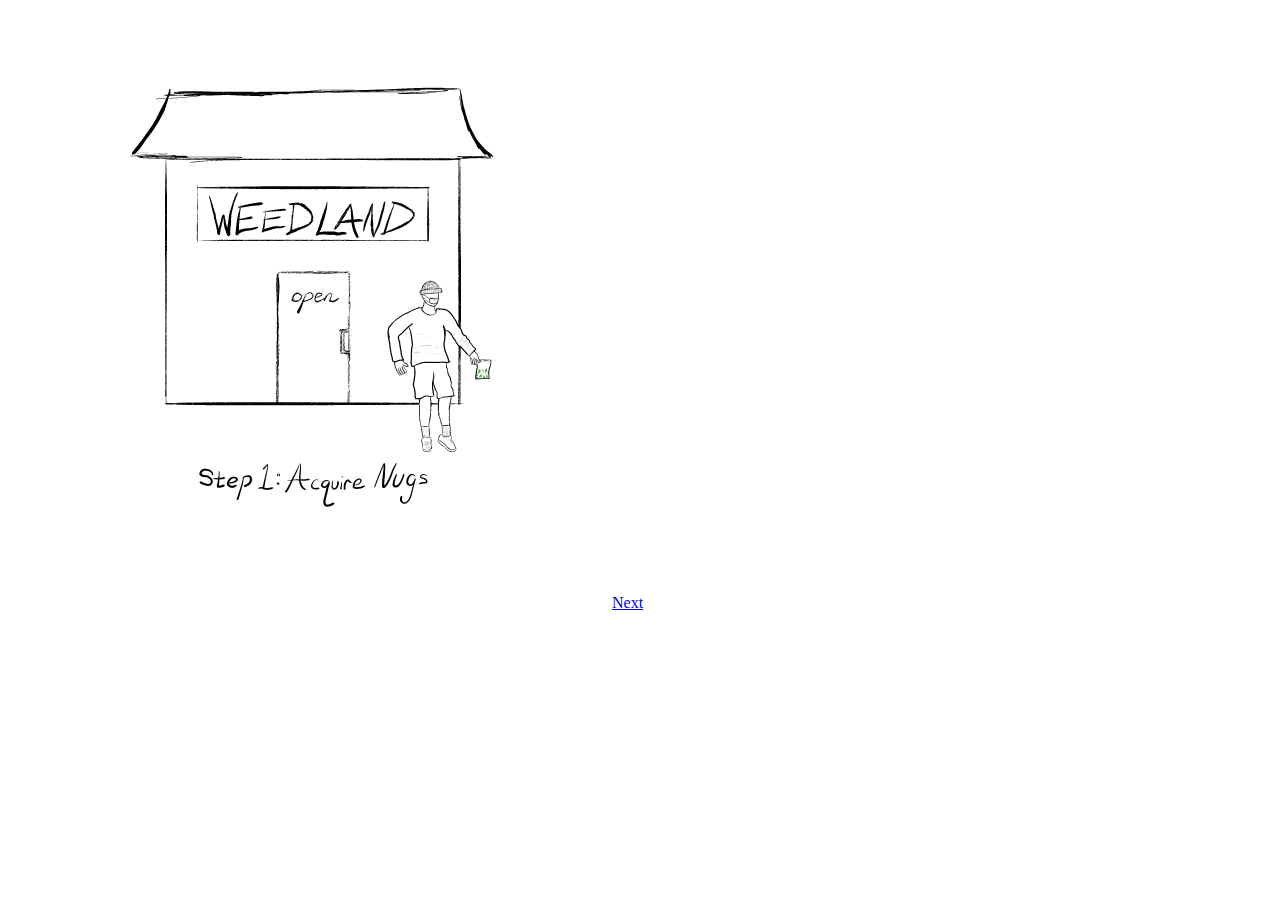
<file: assignment/index.html>
<!DOCTYPE html>
<html lang="en">
<head>
    <meta charset="UTF-8">
    <meta name="viewport" content="width=device-width, initial-scale=1.0">
    <title>Rolling 101</title>
</head> 

<body>
    <img src= "assigments2/Step1.JPG" width=600>
    <a href="assigments2/Step2.JPG">Next</a>
</body>
</html>
</file>
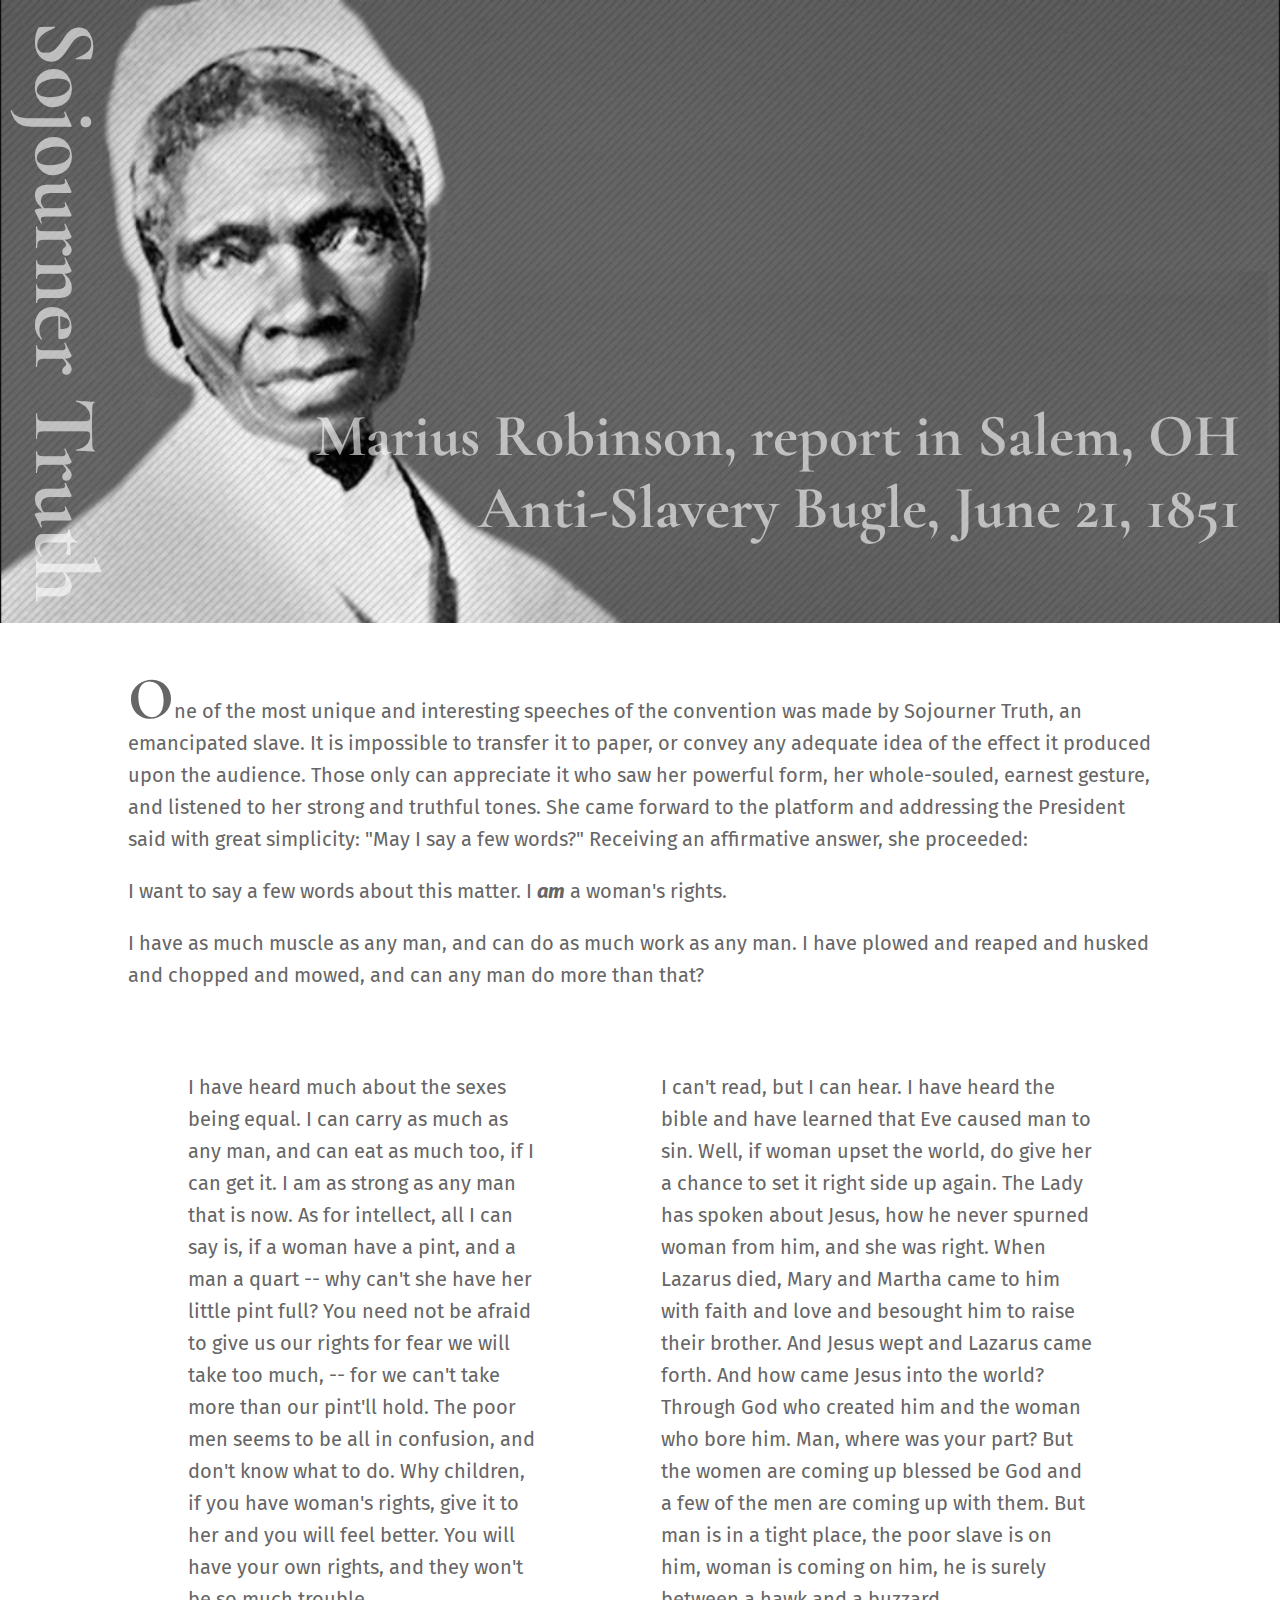
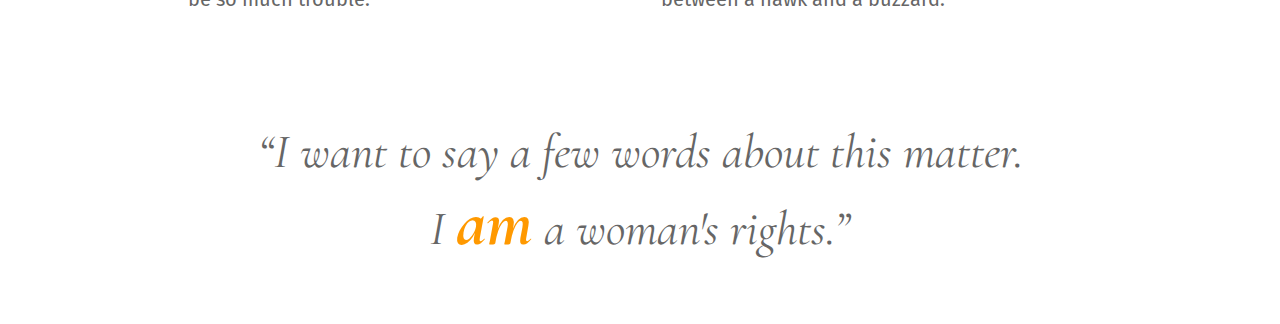
<file: assignment/typography-asgmt/examples/example1.html>
<!DOCTYPE html>
<html lang="en">
	<head>
		<meta charset="UTF-8">
		<meta name="viewport" content="width=device-width, initial-scale=1.0">
		<title>Sojouner Truth Speech</title>
		<link href="https://fonts.googleapis.com/css?family=Cormorant+Garamond:700i|Fira+Sans" rel="stylesheet">
		<link rel="stylesheet" href="example1.css">
	</head>
	<body>
			<!-- https://history.hanover.edu/courses/excerpts/167sojourner.html-->
		<header class="grid-header">
			<h1>Sojourner Truth</h1>
			<h2>Marius Robinson, report in Salem, OH<br>Anti-Slavery Bugle, June 21, 1851</h2>
		</header>
		<main>

			
			<p class="intro"><span>O</span>ne of the most unique and interesting speeches of the convention was made by Sojourner Truth, an emancipated slave. It is impossible to transfer it to paper, or convey any adequate idea of the effect it produced upon the audience. Those only can appreciate it who saw her powerful form, her whole-souled, earnest gesture, and listened to her strong and truthful tones. She came forward to the platform and addressing the President said with great simplicity: "May I say a few words?" Receiving an affirmative answer, she proceeded:</p>
			<p>I want to say a few words about this matter. I <em>am</em> a woman's rights.</p>

				<p>I have as much muscle as any man, and can do as much work as any man. I have plowed and reaped and husked and chopped and mowed, and can any man do more than that? </p>
				<div class="grid-main">
					<p>I have heard much about the sexes being equal. I can carry as much as any man, and can eat as much too, if I can get it. I am as strong as any man that is now. As for intellect, all I can say is, if a woman have a pint, and a man a quart -- why can't she have her little pint full? You need not be afraid to give us our rights for fear we will take too much, -- for we can't take more than our pint'll hold. The poor men seems to be all in confusion, and don't know what to do. Why children, if you have woman's rights, give it to her and you will feel better. You will have your own rights, and they won't be so much trouble.</p>

					<p>I can't read, but I can hear. I have heard the bible and have learned that Eve caused man to sin. Well, if woman upset the world, do give her a chance to set it right side up again. The Lady has spoken about Jesus, how he never spurned woman from him, and she was right. When Lazarus died, Mary and Martha came to him with faith and love and besought him to raise their brother. And Jesus wept and Lazarus came forth. And how came Jesus into the world? Through God who created him and the woman who bore him. Man, where was your part? But the women are coming up blessed be God and a few of the men are coming up with them. But man is in a tight place, the poor slave is on him, woman is coming on him, he is surely between a hawk and a buzzard.</p>
				</div>

				<blockquote>I want to say a few words about this matter.
				<br>I <em>am</em> a woman's rights.</blockquote>
			</main>
		</body>
	</html>
</file>
<file: assignment/typography-asgmt/examples/example1.css>
/*
font-family: 'Cormorant Garamond', Serif;
font-size: 55px;
font-family: 'Fira Sans', Sans-Serif;
font-size: 15px;
*/


* {
	box-sizing: border-box;
}

body {
	font-family: 'Fira Sans', Sans-Serif;
	font-size: 20px;
	color: #666;
	margin: 0;
}
header {
	background-image: url(../images/sojourner-header.png);
	background-size: cover;
	width: 100vw;
}
header.grid-header {
	display: flex;
	justify-content: space-between;
}

h1, h2 {
	font-family: 'Cormorant Garamond', Serif;
	color: rgba(255,255,255,.6);
}

h1 {
	font-size: 90px;
	margin: 0;
	writing-mode: vertical-rl;
	text-orientation: mixed;
	padding: 20px 10px;
}

h2 {
	font-size: 60px;
	margin-top: 400px;
	margin-right: 40px;
	text-align: right;
	
}

p {
	line-height: 32px;
}

em { 
	font-weight: bold; 
}

main {
	width: 80%;
	margin: 60px auto;
}

blockquote {
	font-style:italic;
	font-size: 48px;
	font-family: 'Cormorant Garamond', Serif;
	text-align: center;
}
blockquote::after {
  content: "”";
}

blockquote::before {
  content: "“";
}

blockquote em { font-weight: bold; color: #ff9900; font-size: 68px; }


.grid-main {
	display: flex;
}

.grid-main p {
	margin:60px;
}
.grid-main p:nth-child(1) {
	flex: 45%;
}
.grid-main p:nth-child(2) {
	flex: 55%;
}
.intro span {
	font-size: 60px; 
	font-weight:bold;
	font-family: 'Cormorant Garamond', Serif;
}
.first {
	font-size: 32px;
}
</file>
